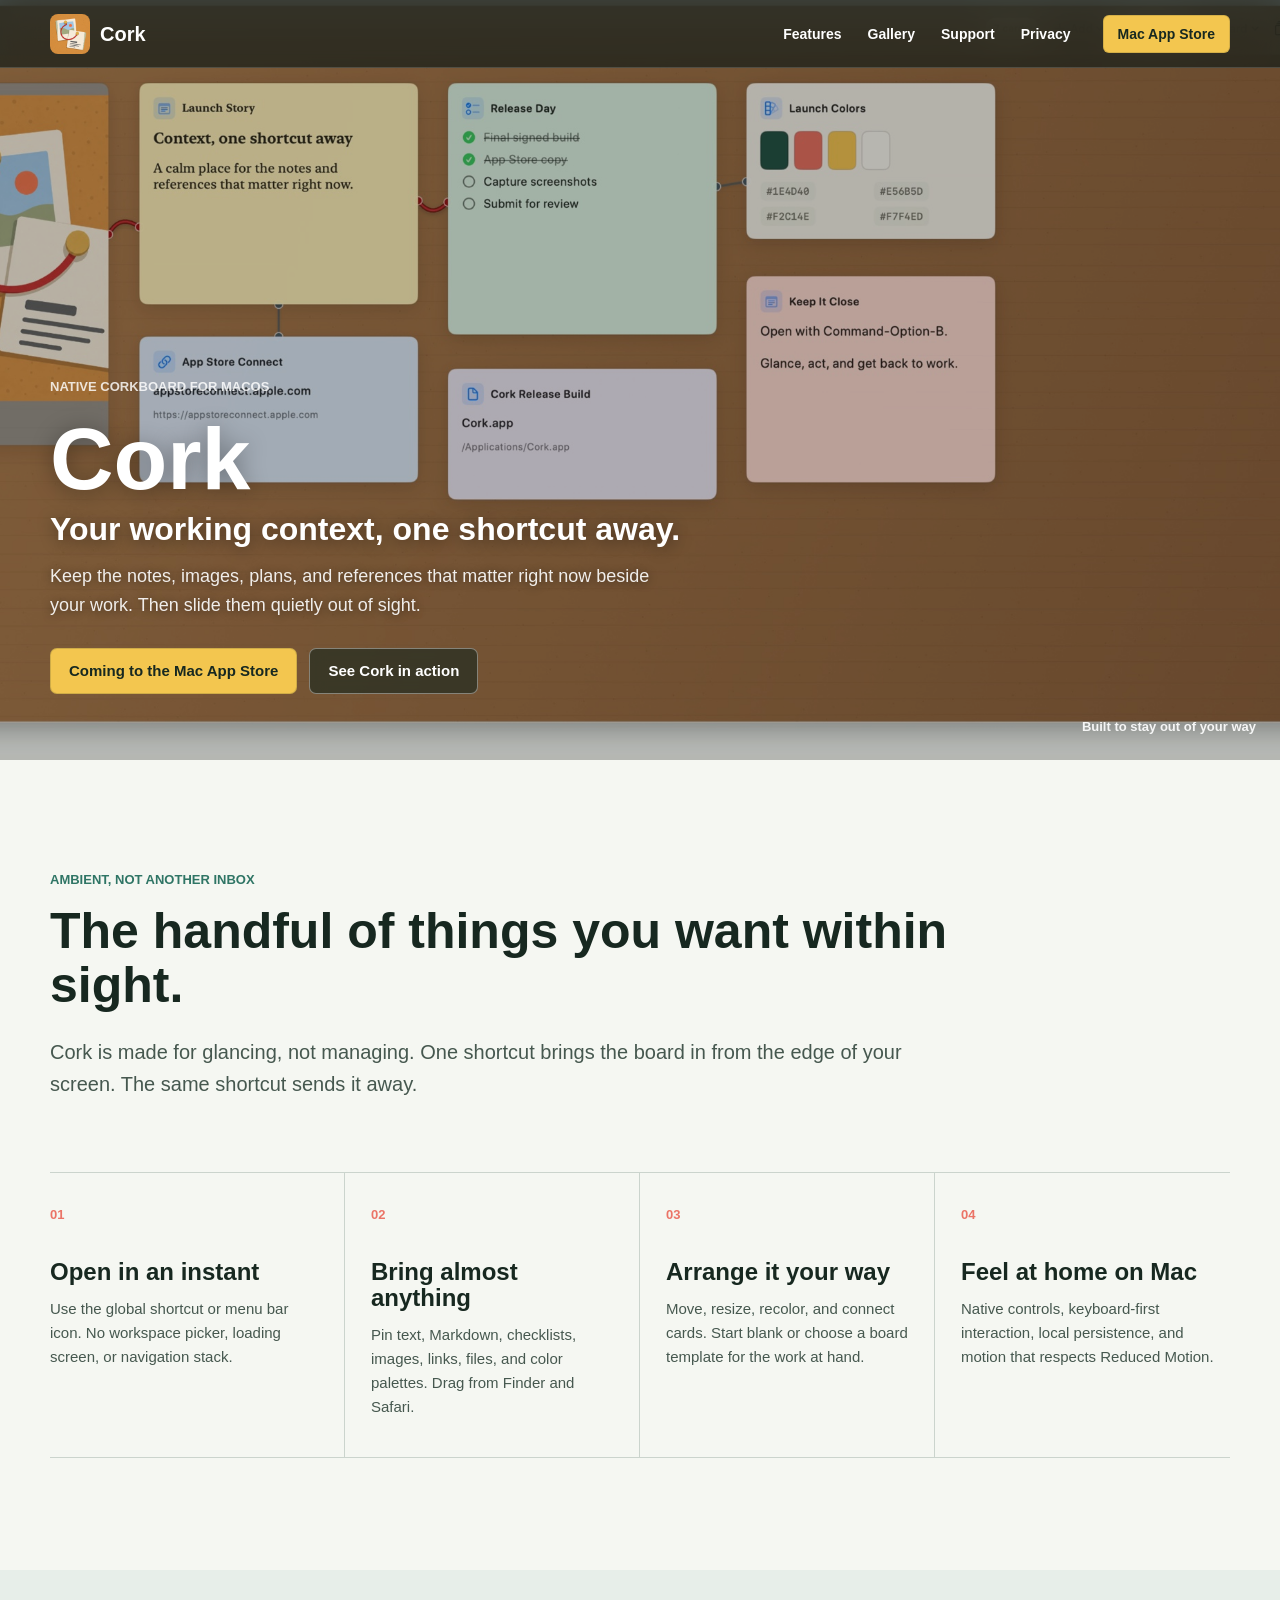
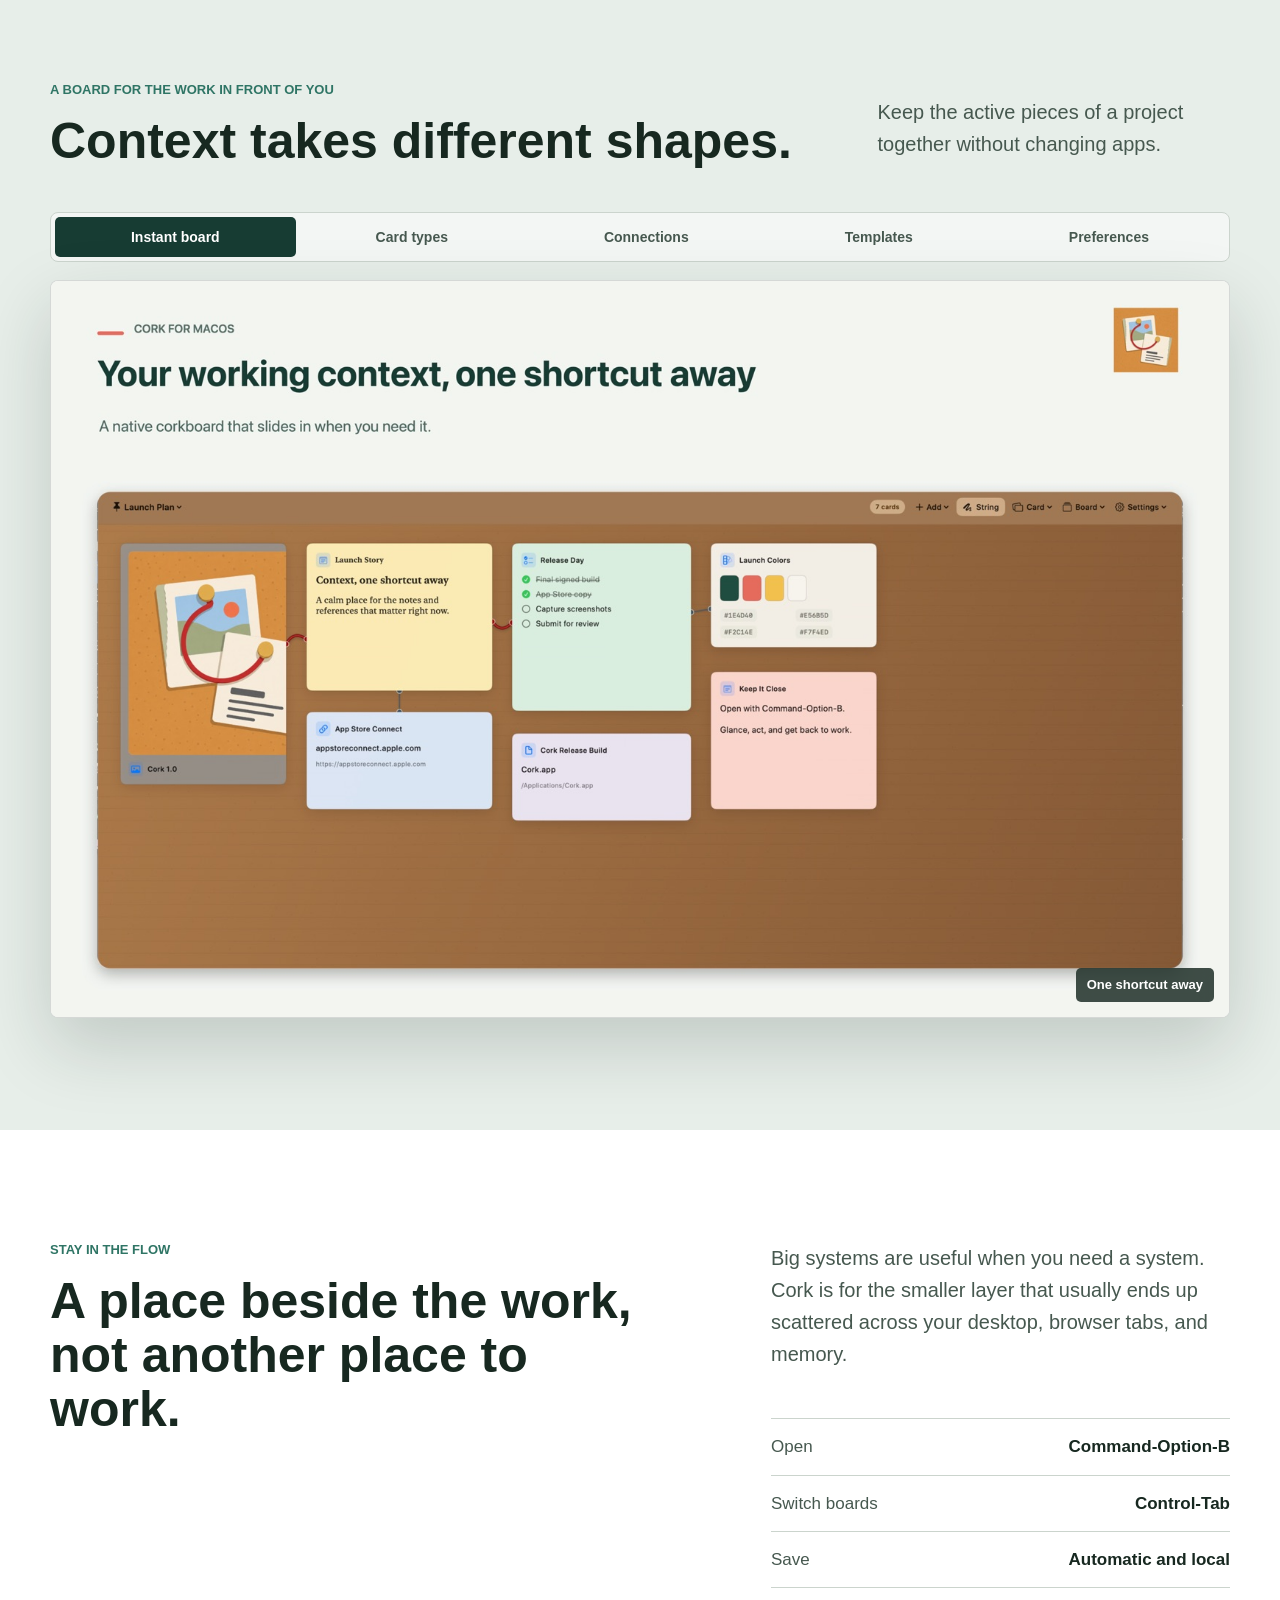
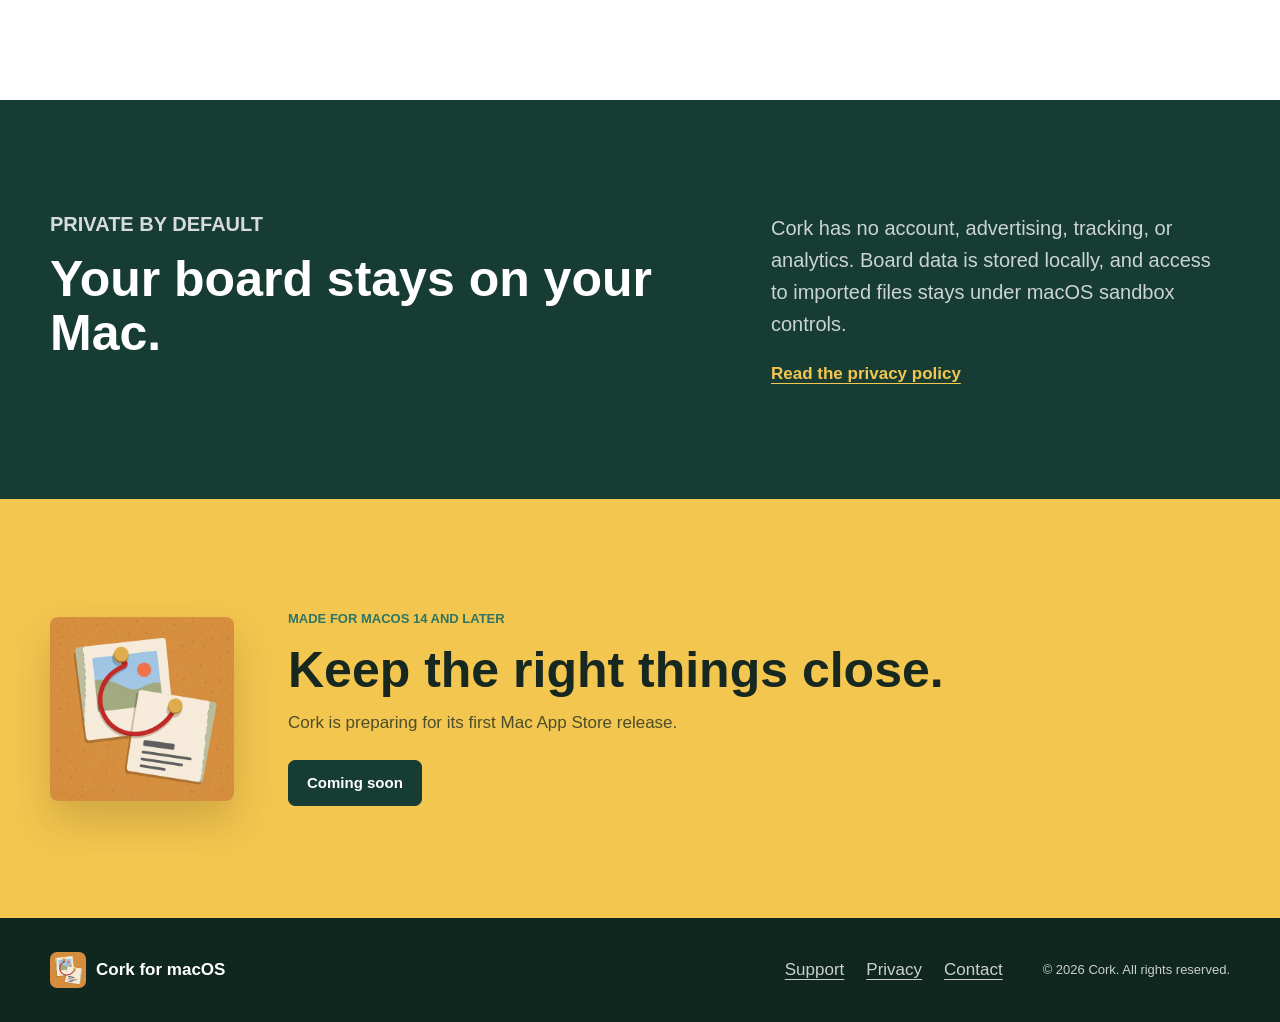
<file: Website/index.html>
<!doctype html>
<html lang="en">
<head>
  <meta charset="utf-8">
  <meta name="viewport" content="width=device-width, initial-scale=1">
  <title>Cork - Your working context, one shortcut away</title>
  <meta name="description" content="Cork is a native macOS corkboard for notes, images, checklists, links, files, and the context you want beside your work.">
  <meta name="theme-color" content="#173c33">
  <link rel="canonical" href="https://usecorkboard.app/">
  <link rel="icon" href="favicon.png" type="image/png">
  <link rel="apple-touch-icon" href="apple-touch-icon.png">
  <link rel="manifest" href="site.webmanifest">
  <meta property="og:type" content="website">
  <meta property="og:site_name" content="Cork">
  <meta property="og:title" content="Cork - Your working context, one shortcut away">
  <meta property="og:description" content="A native Mac corkboard that slides in when you need it and gets out of the way when you do not.">
  <meta property="og:url" content="https://usecorkboard.app/">
  <meta property="og:image" content="https://usecorkboard.app/assets/og-cork.jpg">
  <meta name="twitter:card" content="summary_large_image">
  <link rel="stylesheet" href="styles.css">
  <script src="site.js" defer></script>
</head>
<body>
  <a class="skip-link" href="#main">Skip to content</a>

  <header class="site-header" data-site-header>
    <div class="nav-shell">
      <a class="brand" href="./" aria-label="Cork home">
        <img src="assets/cork-icon.png" width="40" height="40" alt="">
        <span>Cork</span>
      </a>
      <nav class="site-nav" aria-label="Main navigation">
        <a href="#features">Features</a>
        <a href="#gallery">Gallery</a>
        <a href="support/">Support</a>
        <a href="privacy/">Privacy</a>
      </nav>
      <a class="mobile-nav-link" href="support/">Support</a>
      <a class="nav-action" href="#download">Mac App Store</a>
    </div>
  </header>

  <main id="main">
    <section class="hero" aria-labelledby="hero-title">
      <div class="hero-overlay" aria-hidden="true"></div>
      <div class="hero-content">
        <p class="eyebrow light">Native corkboard for macOS</p>
        <h1 id="hero-title">Cork</h1>
        <p class="hero-tagline">Your working context, one shortcut away.</p>
        <p class="hero-summary">Keep the notes, images, plans, and references that matter right now beside your work. Then slide them quietly out of sight.</p>
        <div class="hero-actions">
          <span class="button button-primary" aria-label="Cork is coming to the Mac App Store">Coming to the Mac App Store</span>
          <a class="button button-quiet" href="#gallery">See Cork in action</a>
        </div>
      </div>
      <a class="hero-next" href="#features">Built to stay out of your way</a>
    </section>

    <section class="feature-band" id="features" aria-labelledby="features-title">
      <div class="section-shell">
        <div class="section-heading wide-heading">
          <p class="eyebrow">Ambient, not another inbox</p>
          <h2 id="features-title">The handful of things you want within sight.</h2>
          <p>Cork is made for glancing, not managing. One shortcut brings the board in from the edge of your screen. The same shortcut sends it away.</p>
        </div>

        <div class="feature-list">
          <article>
            <span class="feature-number">01</span>
            <h3>Open in an instant</h3>
            <p>Use the global shortcut or menu bar icon. No workspace picker, loading screen, or navigation stack.</p>
          </article>
          <article>
            <span class="feature-number">02</span>
            <h3>Bring almost anything</h3>
            <p>Pin text, Markdown, checklists, images, links, files, and color palettes. Drag from Finder and Safari.</p>
          </article>
          <article>
            <span class="feature-number">03</span>
            <h3>Arrange it your way</h3>
            <p>Move, resize, recolor, and connect cards. Start blank or choose a board template for the work at hand.</p>
          </article>
          <article>
            <span class="feature-number">04</span>
            <h3>Feel at home on Mac</h3>
            <p>Native controls, keyboard-first interaction, local persistence, and motion that respects Reduced Motion.</p>
          </article>
        </div>
      </div>
    </section>

    <section class="gallery-band" id="gallery" aria-labelledby="gallery-title">
      <div class="section-shell">
        <div class="section-heading gallery-heading">
          <div>
            <p class="eyebrow">A board for the work in front of you</p>
            <h2 id="gallery-title">Context takes different shapes.</h2>
          </div>
          <p data-gallery-caption>Keep the active pieces of a project together without changing apps.</p>
        </div>

        <div class="gallery-tabs" role="tablist" aria-label="Cork feature gallery">
          <button type="button" role="tab" aria-selected="true" data-gallery-tab data-image="assets/screens/01-Instant-Corkboard.jpg" data-title="One shortcut away" data-caption="Keep the active pieces of a project together without changing apps." data-alt="A Cork launch board containing an image, notes, a checklist, a link, a file, and a color palette.">Instant board</button>
          <button type="button" role="tab" aria-selected="false" data-gallery-tab data-image="assets/screens/02-Everything-Nearby.jpg" data-title="Everything nearby" data-caption="Mix notes, images, checklists, files, links, and palettes on the same calm surface." data-alt="A bright Cork writing board with image, Markdown, checklist, palette, and text cards.">Card types</button>
          <button type="button" role="tab" aria-selected="false" data-gallery-tab data-image="assets/screens/03-Connect-Ideas.jpg" data-title="See the relationships" data-caption="Draw a line or a length of red string between cards when ideas belong together." data-alt="A Cork idea map with four cards joined to a central image by red strings.">Connections</button>
          <button type="button" role="tab" aria-selected="false" data-gallery-tab data-image="assets/screens/04-Board-Templates.jpg" data-title="Ready when you are" data-caption="Start from Agile, Kanban, scheduling, writing, vision board, and other built-in templates." data-alt="A weekly Cork planning board with checklist columns and a color palette.">Templates</button>
          <button type="button" role="tab" aria-selected="false" data-gallery-tab data-image="assets/screens/05-Make-It-Yours.jpg" data-title="Make it yours" data-caption="Choose the surface, opacity, card appearance, slide edge, and shortcut that fit your Mac." data-alt="Cork Preferences shown over a customized weekly planning board.">Preferences</button>
        </div>

        <figure class="gallery-stage">
          <img data-gallery-image src="assets/screens/01-Instant-Corkboard.jpg" width="1600" height="1000" alt="A Cork launch board containing an image, notes, a checklist, a link, a file, and a color palette.">
          <figcaption data-gallery-title>One shortcut away</figcaption>
        </figure>
      </div>
    </section>

    <section class="workflow-band" aria-labelledby="workflow-title">
      <div class="section-shell workflow-layout">
        <div class="section-heading">
          <p class="eyebrow">Stay in the flow</p>
          <h2 id="workflow-title">A place beside the work, not another place to work.</h2>
        </div>
        <div class="workflow-copy">
          <p>Big systems are useful when you need a system. Cork is for the smaller layer that usually ends up scattered across your desktop, browser tabs, and memory.</p>
          <dl class="workflow-facts">
            <div>
              <dt>Open</dt>
              <dd>Command-Option-B</dd>
            </div>
            <div>
              <dt>Switch boards</dt>
              <dd>Control-Tab</dd>
            </div>
            <div>
              <dt>Save</dt>
              <dd>Automatic and local</dd>
            </div>
          </dl>
        </div>
      </div>
    </section>

    <section class="privacy-band" aria-labelledby="privacy-title">
      <div class="section-shell privacy-layout">
        <div>
          <p class="eyebrow light">Private by default</p>
          <h2 id="privacy-title">Your board stays on your Mac.</h2>
        </div>
        <div>
          <p>Cork has no account, advertising, tracking, or analytics. Board data is stored locally, and access to imported files stays under macOS sandbox controls.</p>
          <a class="text-link light-link" href="privacy/">Read the privacy policy</a>
        </div>
      </div>
    </section>

    <section class="download-band" id="download" aria-labelledby="download-title">
      <div class="section-shell download-layout">
        <img src="assets/cork-icon.png" width="184" height="184" alt="Cork app icon">
        <div>
          <p class="eyebrow">Made for macOS 14 and later</p>
          <h2 id="download-title">Keep the right things close.</h2>
          <p>Cork is preparing for its first Mac App Store release.</p>
          <span class="button button-dark" aria-label="Cork is coming soon to the Mac App Store">Coming soon</span>
        </div>
      </div>
    </section>
  </main>

  <footer class="site-footer">
    <div class="footer-shell">
      <div class="footer-brand">
        <img src="assets/cork-icon.png" width="36" height="36" alt="">
        <span>Cork for macOS</span>
      </div>
      <nav aria-label="Footer navigation">
        <a href="support/">Support</a>
        <a href="privacy/">Privacy</a>
        <a href="mailto:support@usecorkboard.app">Contact</a>
      </nav>
      <p>&copy; <span data-current-year>2026</span> Cork. All rights reserved.</p>
    </div>
  </footer>
</body>
</html>
</file>
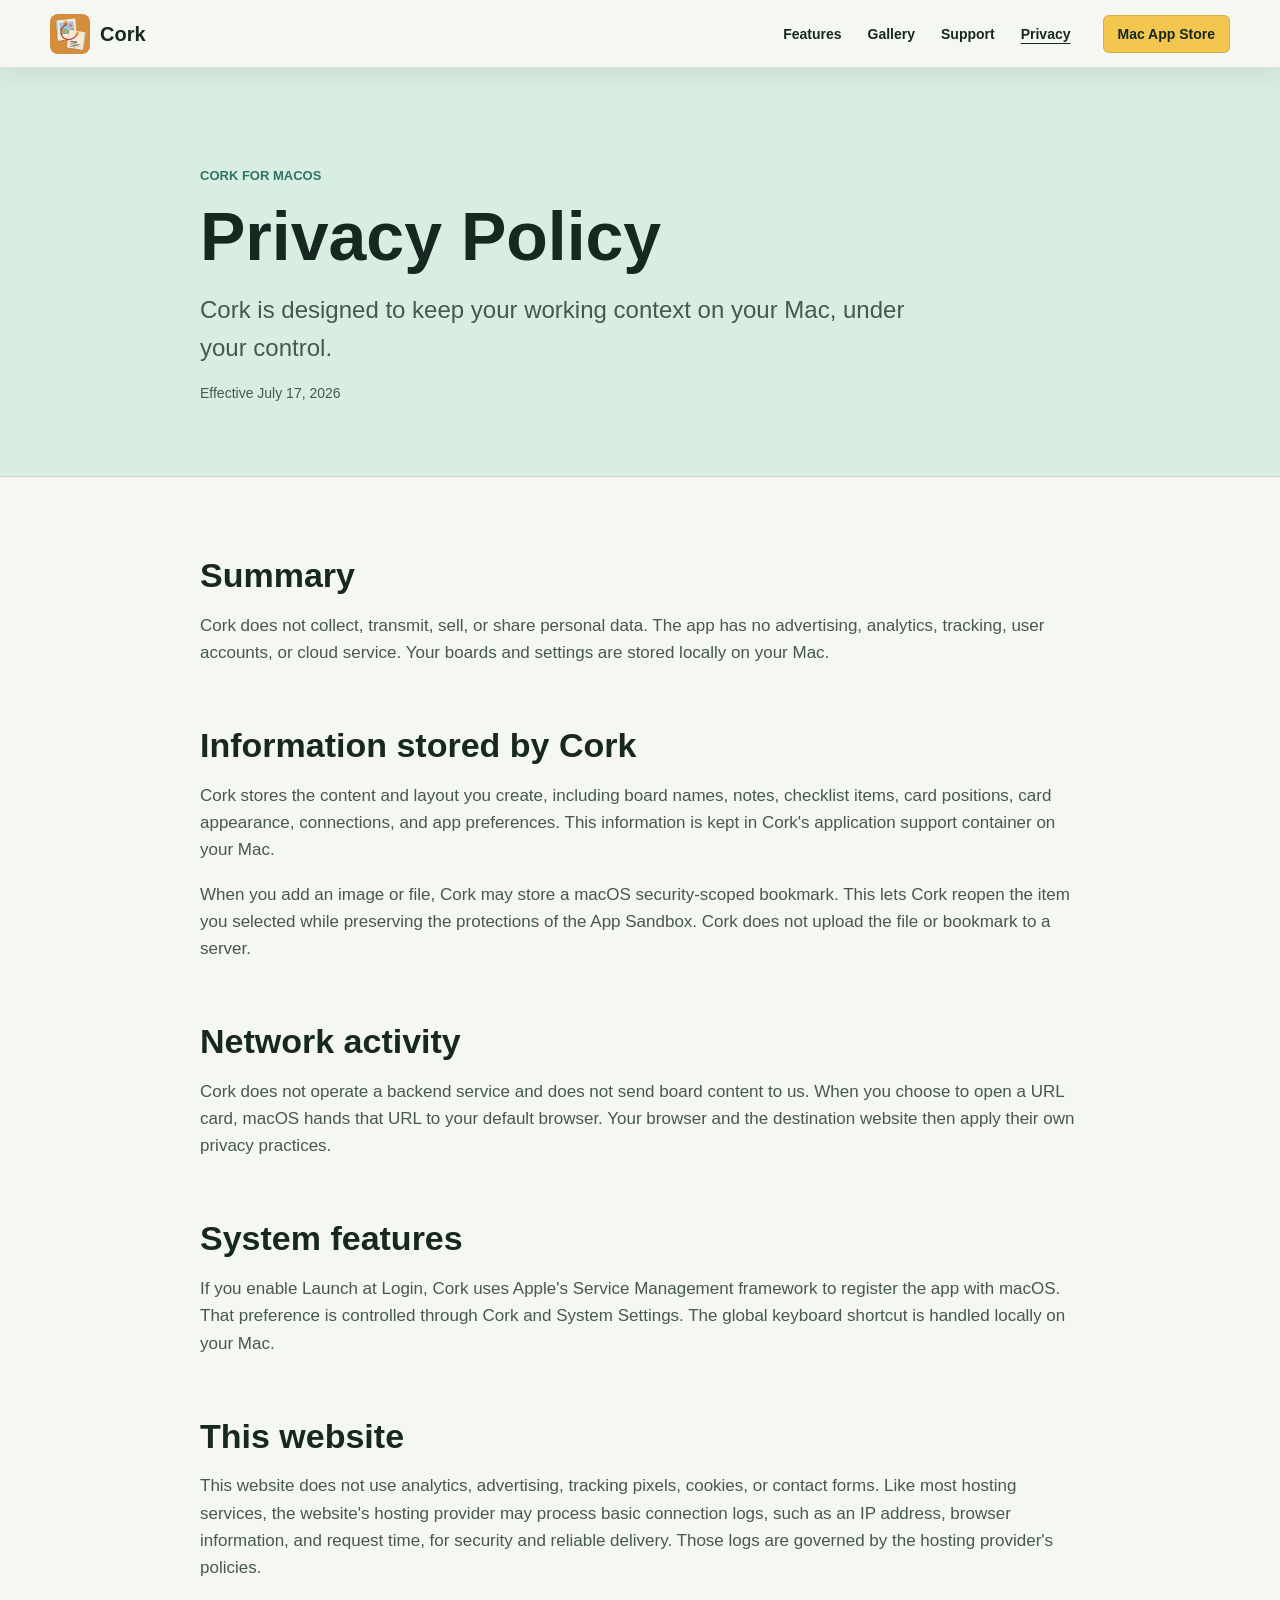
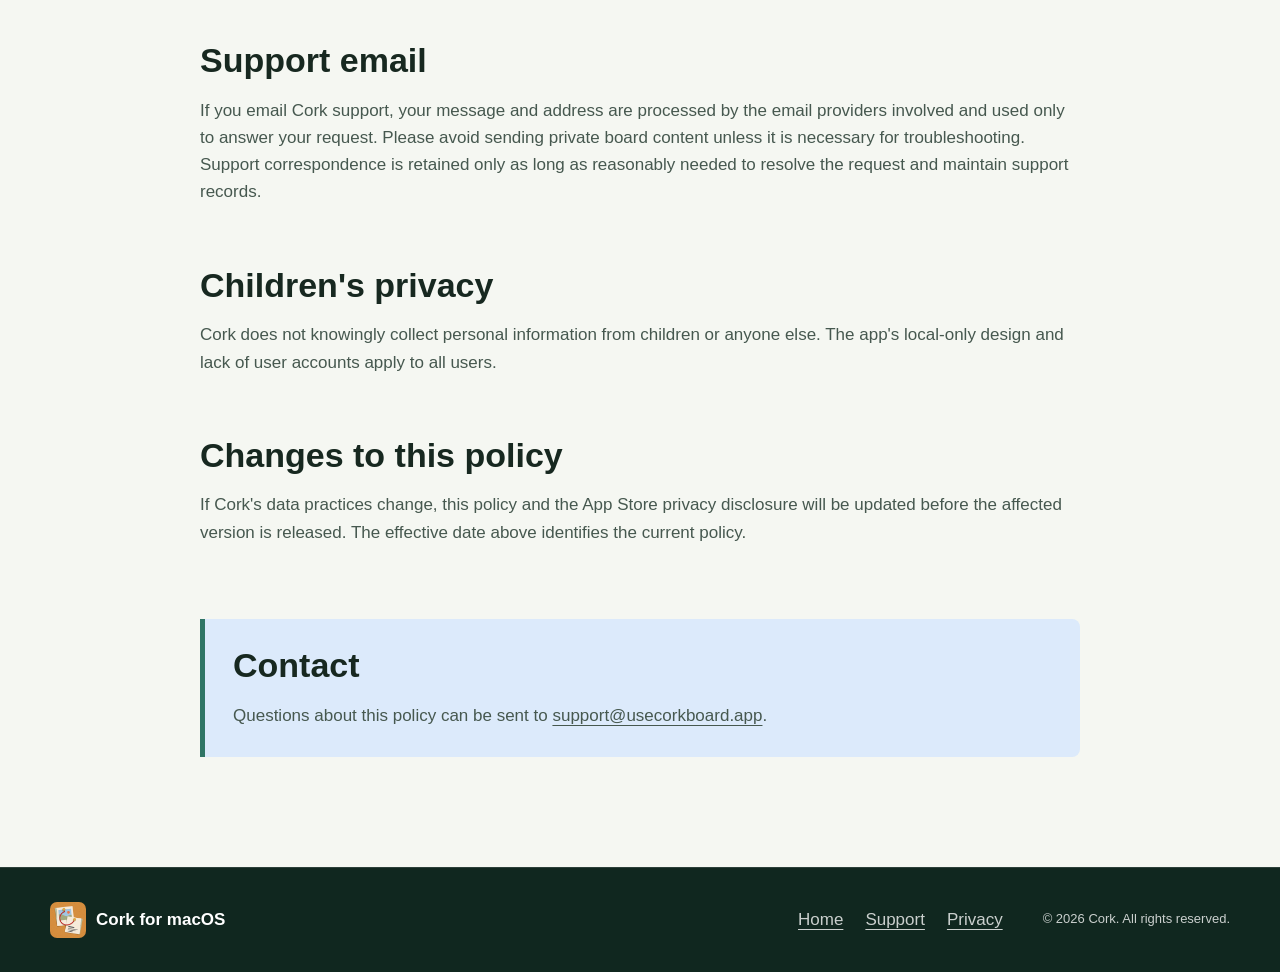
<file: Website/privacy/index.html>
<!doctype html>
<html lang="en">
<head>
  <meta charset="utf-8">
  <meta name="viewport" content="width=device-width, initial-scale=1">
  <title>Privacy Policy - Cork</title>
  <meta name="description" content="Cork's privacy policy. Cork stores board data locally and does not collect, track, or sell personal data.">
  <meta name="theme-color" content="#173c33">
  <link rel="canonical" href="https://usecorkboard.app/privacy/">
  <link rel="icon" href="../favicon.png" type="image/png">
  <link rel="apple-touch-icon" href="../apple-touch-icon.png">
  <meta property="og:type" content="website">
  <meta property="og:site_name" content="Cork">
  <meta property="og:title" content="Privacy Policy - Cork">
  <meta property="og:description" content="Cork stores board data locally and does not collect, track, or sell personal data.">
  <meta property="og:url" content="https://usecorkboard.app/privacy/">
  <meta property="og:image" content="https://usecorkboard.app/assets/og-cork.jpg">
  <link rel="stylesheet" href="../styles.css">
  <script src="../site.js" defer></script>
</head>
<body class="legal-page">
  <a class="skip-link" href="#main">Skip to content</a>
  <header class="site-header solid-header" data-site-header>
    <div class="nav-shell">
      <a class="brand" href="../" aria-label="Cork home">
        <img src="../assets/cork-icon.png" width="40" height="40" alt="">
        <span>Cork</span>
      </a>
      <nav class="site-nav" aria-label="Main navigation">
        <a href="../#features">Features</a>
        <a href="../#gallery">Gallery</a>
        <a href="../support/">Support</a>
        <a href="./" aria-current="page">Privacy</a>
      </nav>
      <a class="mobile-nav-link" href="../support/">Support</a>
      <a class="nav-action" href="../#download">Mac App Store</a>
    </div>
  </header>

  <main id="main">
    <header class="page-hero">
      <div class="legal-shell">
        <p class="eyebrow">Cork for macOS</p>
        <h1>Privacy Policy</h1>
        <p class="page-deck">Cork is designed to keep your working context on your Mac, under your control.</p>
        <p class="effective-date">Effective July 17, 2026</p>
      </div>
    </header>

    <article class="legal-content legal-shell">
      <section>
        <h2>Summary</h2>
        <p>Cork does not collect, transmit, sell, or share personal data. The app has no advertising, analytics, tracking, user accounts, or cloud service. Your boards and settings are stored locally on your Mac.</p>
      </section>

      <section>
        <h2>Information stored by Cork</h2>
        <p>Cork stores the content and layout you create, including board names, notes, checklist items, card positions, card appearance, connections, and app preferences. This information is kept in Cork's application support container on your Mac.</p>
        <p>When you add an image or file, Cork may store a macOS security-scoped bookmark. This lets Cork reopen the item you selected while preserving the protections of the App Sandbox. Cork does not upload the file or bookmark to a server.</p>
      </section>

      <section>
        <h2>Network activity</h2>
        <p>Cork does not operate a backend service and does not send board content to us. When you choose to open a URL card, macOS hands that URL to your default browser. Your browser and the destination website then apply their own privacy practices.</p>
      </section>

      <section>
        <h2>System features</h2>
        <p>If you enable Launch at Login, Cork uses Apple's Service Management framework to register the app with macOS. That preference is controlled through Cork and System Settings. The global keyboard shortcut is handled locally on your Mac.</p>
      </section>

      <section>
        <h2>This website</h2>
        <p>This website does not use analytics, advertising, tracking pixels, cookies, or contact forms. Like most hosting services, the website's hosting provider may process basic connection logs, such as an IP address, browser information, and request time, for security and reliable delivery. Those logs are governed by the hosting provider's policies.</p>
      </section>

      <section>
        <h2>Support email</h2>
        <p>If you email Cork support, your message and address are processed by the email providers involved and used only to answer your request. Please avoid sending private board content unless it is necessary for troubleshooting. Support correspondence is retained only as long as reasonably needed to resolve the request and maintain support records.</p>
      </section>

      <section>
        <h2>Children's privacy</h2>
        <p>Cork does not knowingly collect personal information from children or anyone else. The app's local-only design and lack of user accounts apply to all users.</p>
      </section>

      <section>
        <h2>Changes to this policy</h2>
        <p>If Cork's data practices change, this policy and the App Store privacy disclosure will be updated before the affected version is released. The effective date above identifies the current policy.</p>
      </section>

      <section class="contact-section">
        <h2>Contact</h2>
        <p>Questions about this policy can be sent to <a href="mailto:support@usecorkboard.app">support@usecorkboard.app</a>.</p>
      </section>
    </article>
  </main>

  <footer class="site-footer compact-footer">
    <div class="footer-shell">
      <div class="footer-brand">
        <img src="../assets/cork-icon.png" width="36" height="36" alt="">
        <span>Cork for macOS</span>
      </div>
      <nav aria-label="Footer navigation">
        <a href="../">Home</a>
        <a href="../support/">Support</a>
        <a href="./">Privacy</a>
      </nav>
      <p>&copy; <span data-current-year>2026</span> Cork. All rights reserved.</p>
    </div>
  </footer>
</body>
</html>
</file>
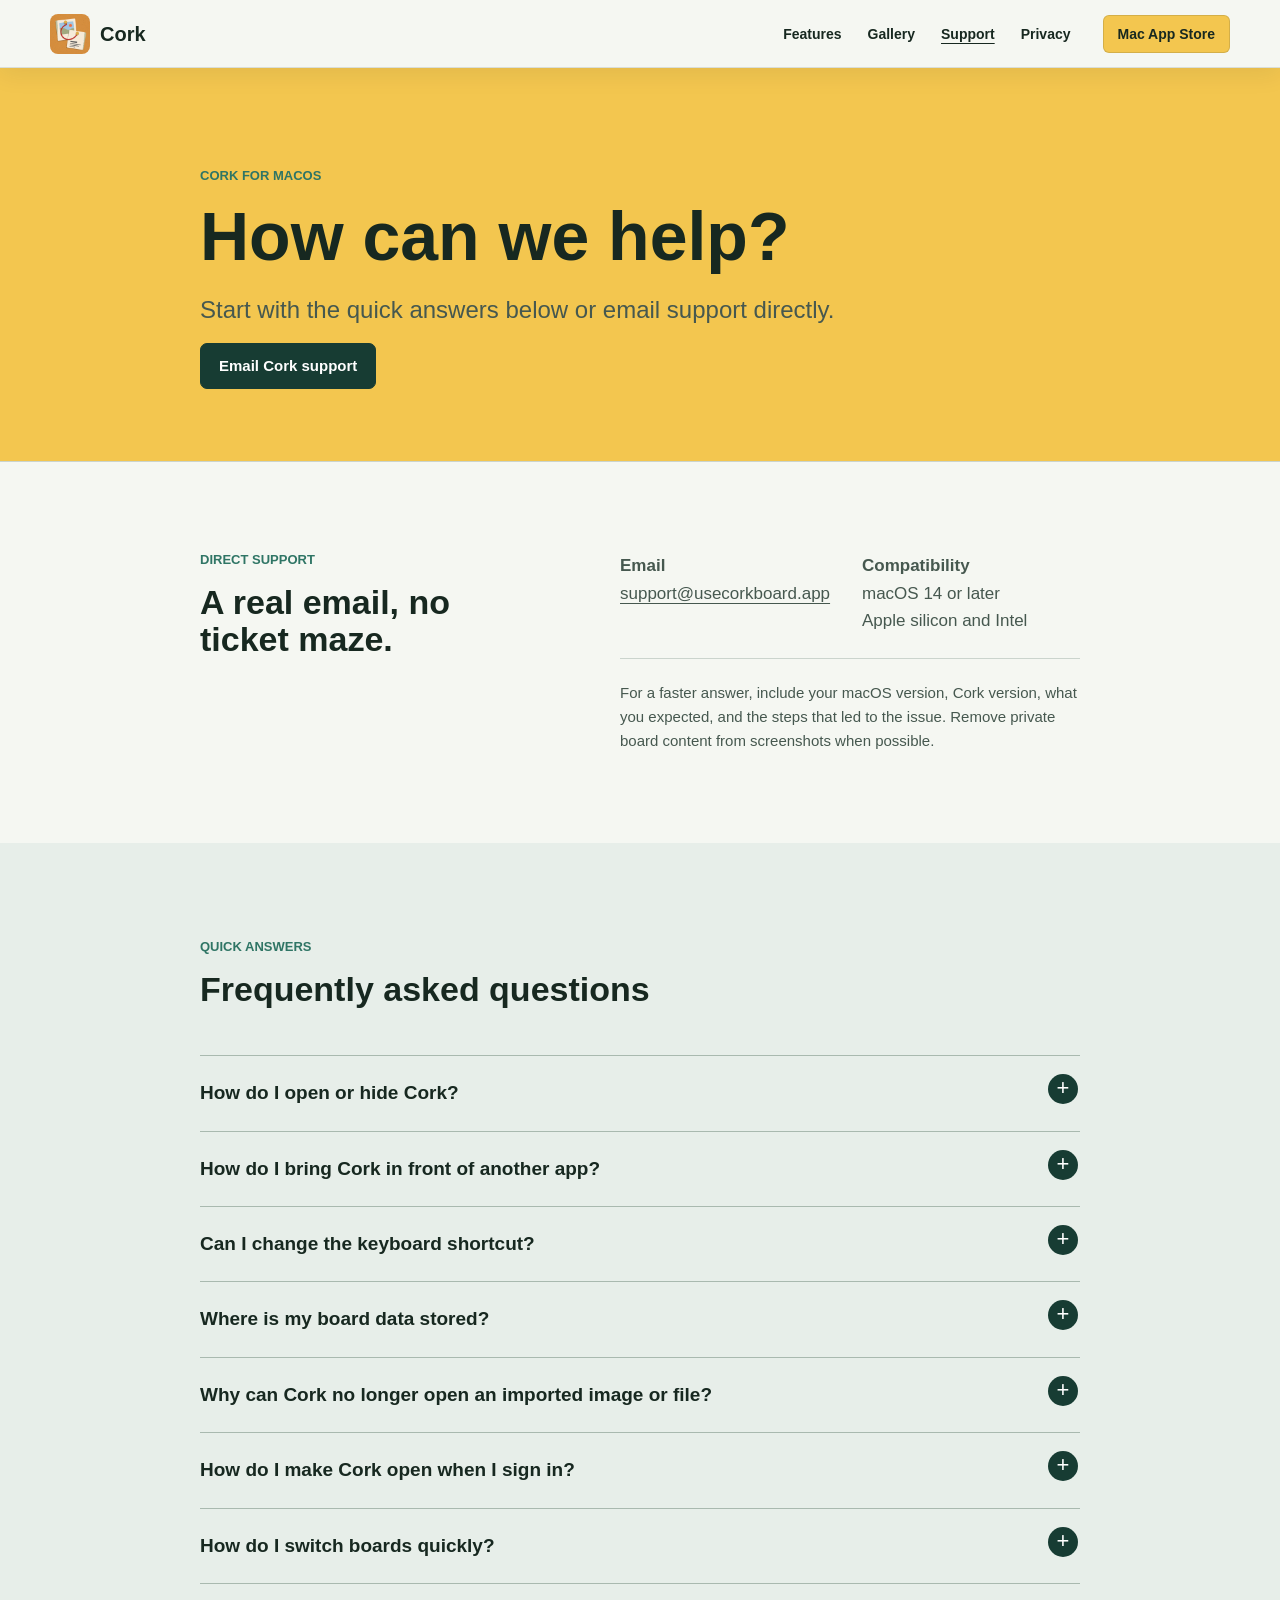
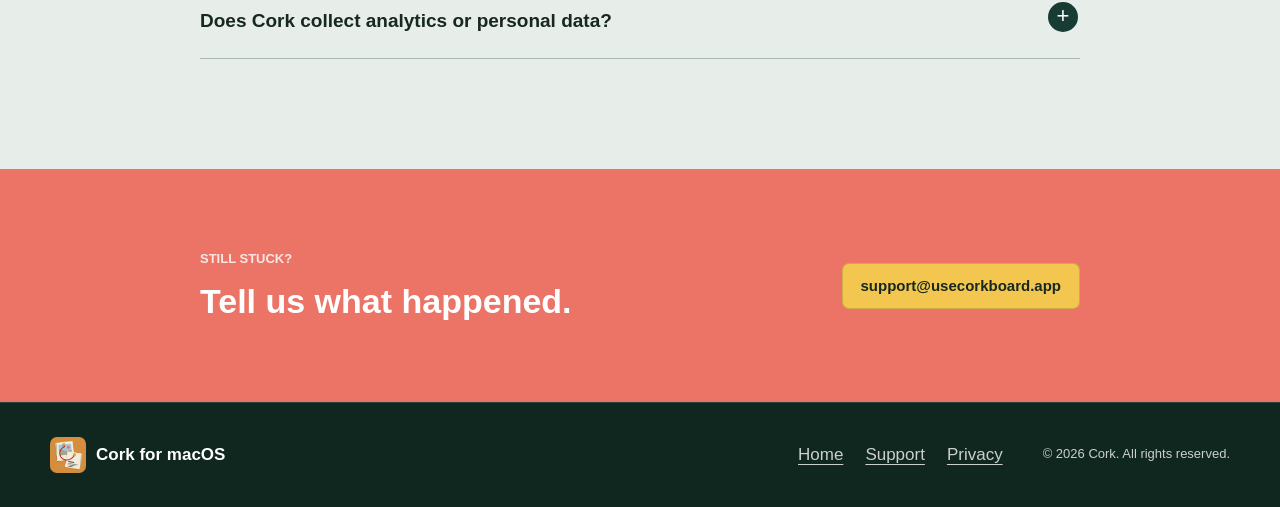
<file: Website/support/index.html>
<!doctype html>
<html lang="en">
<head>
  <meta charset="utf-8">
  <meta name="viewport" content="width=device-width, initial-scale=1">
  <title>Support - Cork</title>
  <meta name="description" content="Help, frequently asked questions, and contact information for Cork for macOS.">
  <meta name="theme-color" content="#173c33">
  <link rel="canonical" href="https://usecorkboard.app/support/">
  <link rel="icon" href="../favicon.png" type="image/png">
  <link rel="apple-touch-icon" href="../apple-touch-icon.png">
  <meta property="og:type" content="website">
  <meta property="og:site_name" content="Cork">
  <meta property="og:title" content="Support - Cork">
  <meta property="og:description" content="Help and contact information for Cork for macOS.">
  <meta property="og:url" content="https://usecorkboard.app/support/">
  <meta property="og:image" content="https://usecorkboard.app/assets/og-cork.jpg">
  <link rel="stylesheet" href="../styles.css">
  <script src="../site.js" defer></script>
</head>
<body class="support-page">
  <a class="skip-link" href="#main">Skip to content</a>
  <header class="site-header solid-header" data-site-header>
    <div class="nav-shell">
      <a class="brand" href="../" aria-label="Cork home">
        <img src="../assets/cork-icon.png" width="40" height="40" alt="">
        <span>Cork</span>
      </a>
      <nav class="site-nav" aria-label="Main navigation">
        <a href="../#features">Features</a>
        <a href="../#gallery">Gallery</a>
        <a href="./" aria-current="page">Support</a>
        <a href="../privacy/">Privacy</a>
      </nav>
      <a class="mobile-nav-link" href="../privacy/">Privacy</a>
      <a class="nav-action" href="../#download">Mac App Store</a>
    </div>
  </header>

  <main id="main">
    <header class="page-hero support-hero">
      <div class="legal-shell">
        <p class="eyebrow">Cork for macOS</p>
        <h1>How can we help?</h1>
        <p class="page-deck">Start with the quick answers below or email support directly.</p>
        <a class="button button-dark" href="mailto:support@usecorkboard.app?subject=Cork%20Support">Email Cork support</a>
      </div>
    </header>

    <section class="support-intro legal-shell" aria-labelledby="contact-title">
      <div>
        <p class="eyebrow">Direct support</p>
        <h2 id="contact-title">A real email, no ticket maze.</h2>
      </div>
      <div class="support-contact">
        <p><strong>Email</strong><br><a href="mailto:support@usecorkboard.app">support@usecorkboard.app</a></p>
        <p><strong>Compatibility</strong><br>macOS 14 or later<br>Apple silicon and Intel</p>
        <p class="support-note">For a faster answer, include your macOS version, Cork version, what you expected, and the steps that led to the issue. Remove private board content from screenshots when possible.</p>
      </div>
    </section>

    <section class="faq-band" aria-labelledby="faq-title">
      <div class="legal-shell">
        <p class="eyebrow">Quick answers</p>
        <h2 id="faq-title">Frequently asked questions</h2>

        <div class="faq-list">
          <details>
            <summary>How do I open or hide Cork?</summary>
            <div><p>Press Command-Option-B, or choose Show Cork from the Cork menu bar icon. Press the shortcut again while Cork is frontmost to hide the board.</p></div>
          </details>
          <details>
            <summary>How do I bring Cork in front of another app?</summary>
            <div><p>Use the global shortcut or choose Show Cork from the menu bar. If the board is already visible behind another window, that command brings it to the front.</p></div>
          </details>
          <details>
            <summary>Can I change the keyboard shortcut?</summary>
            <div><p>Yes. Open Settings from the board title bar or Cork menu bar menu, then choose a new Keyboard Shortcut. You can reset it to Command-Option-B at any time.</p></div>
          </details>
          <details>
            <summary>Where is my board data stored?</summary>
            <div><p>Cork saves boards and settings locally in its macOS application container. Cork does not require an account and does not upload board content to a Cork server.</p></div>
          </details>
          <details>
            <summary>Why can Cork no longer open an imported image or file?</summary>
            <div><p>Cork keeps a protected reference to the item you selected. If the original was moved, renamed, deleted, or is on a disconnected drive, replace the image or add the file again from its new location.</p></div>
          </details>
          <details>
            <summary>How do I make Cork open when I sign in?</summary>
            <div><p>Open Cork Settings and turn on Launch at Login. macOS may ask you to approve Cork under System Settings &gt; General &gt; Login Items &amp; Extensions.</p></div>
          </details>
          <details>
            <summary>How do I switch boards quickly?</summary>
            <div><p>Use the board switcher in Cork's title bar. While Cork is active, Control-Tab selects the next board and Control-Shift-Tab selects the previous board.</p></div>
          </details>
          <details>
            <summary>Does Cork collect analytics or personal data?</summary>
            <div><p>No. Cork has no tracking, advertising, analytics, account system, or cloud backend. Read the <a href="../privacy/">privacy policy</a> for the full details.</p></div>
          </details>
        </div>
      </div>
    </section>

    <section class="support-closing">
      <div class="legal-shell">
        <div>
          <p class="eyebrow light">Still stuck?</p>
          <h2>Tell us what happened.</h2>
        </div>
        <a class="button button-primary" href="mailto:support@usecorkboard.app?subject=Cork%20Support">support@usecorkboard.app</a>
      </div>
    </section>
  </main>

  <footer class="site-footer compact-footer">
    <div class="footer-shell">
      <div class="footer-brand">
        <img src="../assets/cork-icon.png" width="36" height="36" alt="">
        <span>Cork for macOS</span>
      </div>
      <nav aria-label="Footer navigation">
        <a href="../">Home</a>
        <a href="./">Support</a>
        <a href="../privacy/">Privacy</a>
      </nav>
      <p>&copy; <span data-current-year>2026</span> Cork. All rights reserved.</p>
    </div>
  </footer>
</body>
</html>
</file>
<file: Website/styles.css>
:root {
  color-scheme: light;
  --ink: #172820;
  --ink-soft: #46584f;
  --forest: #173c33;
  --forest-bright: #2f7565;
  --paper: #f5f7f2;
  --white: #ffffff;
  --cork: #9d693f;
  --coral: #eb7467;
  --yellow: #f3c64f;
  --blue: #dceafb;
  --mint: #d9eee2;
  --line: #cbd4cd;
  --shadow: rgba(23, 40, 32, 0.18);
  --max-width: 1180px;
  --header-height: 68px;
}

* {
  box-sizing: border-box;
}

html {
  scroll-behavior: smooth;
  scroll-padding-top: calc(var(--header-height) + 24px);
}

body {
  margin: 0;
  color: var(--ink);
  background: var(--paper);
  font-family: -apple-system, BlinkMacSystemFont, "SF Pro Text", "Helvetica Neue", Arial, sans-serif;
  font-size: 17px;
  line-height: 1.6;
  letter-spacing: 0;
  text-rendering: optimizeLegibility;
}

img {
  display: block;
  max-width: 100%;
}

a {
  color: inherit;
  text-underline-offset: 4px;
}

button,
a,
summary {
  -webkit-tap-highlight-color: transparent;
}

button,
.button,
.nav-action {
  font: inherit;
  letter-spacing: 0;
}

h1,
h2,
h3,
p {
  margin-top: 0;
}

h1,
h2,
h3 {
  line-height: 1.08;
  letter-spacing: 0;
}

h2 {
  margin-bottom: 24px;
  font-size: 50px;
  font-weight: 740;
}

h3 {
  margin-bottom: 12px;
  font-size: 24px;
}

.skip-link {
  position: fixed;
  z-index: 1000;
  top: 12px;
  left: 12px;
  padding: 10px 14px;
  color: var(--white);
  background: var(--forest);
  border-radius: 4px;
  transform: translateY(-160%);
}

.skip-link:focus {
  transform: translateY(0);
}

.site-header {
  position: fixed;
  z-index: 100;
  top: 0;
  right: 0;
  left: 0;
  height: var(--header-height);
  color: var(--white);
  background: rgba(22, 30, 26, 0.72);
  border-bottom: 1px solid rgba(255, 255, 255, 0.16);
  backdrop-filter: blur(18px) saturate(120%);
  transition: background-color 180ms ease, color 180ms ease, box-shadow 180ms ease;
}

.site-header.is-scrolled,
.site-header.solid-header {
  color: var(--ink);
  background: rgba(245, 247, 242, 0.94);
  border-bottom-color: rgba(23, 40, 32, 0.12);
  box-shadow: 0 6px 24px rgba(23, 40, 32, 0.08);
}

.nav-shell,
.section-shell,
.footer-shell,
.legal-shell {
  width: min(var(--max-width), calc(100% - 48px));
  margin: 0 auto;
}

.nav-shell {
  display: grid;
  grid-template-columns: auto 1fr auto;
  align-items: center;
  min-height: var(--header-height);
  gap: 32px;
}

.brand {
  display: inline-flex;
  align-items: center;
  gap: 10px;
  color: inherit;
  font-size: 20px;
  font-weight: 750;
  text-decoration: none;
}

.mobile-nav-link {
  display: none;
  font-size: 14px;
  font-weight: 700;
  text-decoration: none;
}

.brand img {
  width: 40px;
  height: 40px;
  border-radius: 8px;
}

.site-nav {
  display: flex;
  justify-content: flex-end;
  align-items: center;
  gap: 26px;
}

.site-nav a {
  color: inherit;
  font-size: 14px;
  font-weight: 620;
  text-decoration: none;
}

.site-nav a:hover,
.site-nav a[aria-current="page"] {
  text-decoration: underline;
}

.nav-action {
  display: inline-flex;
  min-height: 38px;
  align-items: center;
  padding: 7px 14px;
  color: var(--ink);
  background: var(--yellow);
  border: 1px solid rgba(23, 40, 32, 0.14);
  border-radius: 6px;
  font-size: 14px;
  font-weight: 720;
  text-decoration: none;
}

.hero {
  position: relative;
  display: flex;
  height: min(760px, calc(100svh - 94px));
  min-height: 610px;
  align-items: flex-end;
  overflow: hidden;
  color: var(--white);
  background-color: var(--cork);
  background-image: url("assets/hero.jpg");
  background-position: center top;
  background-size: cover;
}

.hero-overlay {
  position: absolute;
  inset: 0;
  background: rgba(20, 24, 20, 0.28);
}

.hero-content {
  position: relative;
  z-index: 1;
  width: min(var(--max-width), calc(100% - 48px));
  margin: 0 auto;
  padding: 0 0 66px;
}

.hero h1 {
  margin-bottom: 4px;
  font-size: 88px;
  font-weight: 790;
  text-shadow: 0 2px 22px rgba(0, 0, 0, 0.34);
}

.hero-tagline {
  max-width: 760px;
  margin-bottom: 14px;
  font-size: 32px;
  font-weight: 670;
  line-height: 1.2;
  text-shadow: 0 2px 16px rgba(0, 0, 0, 0.42);
}

.hero-summary {
  max-width: 620px;
  margin-bottom: 28px;
  color: rgba(255, 255, 255, 0.9);
  font-size: 18px;
  text-shadow: 0 1px 10px rgba(0, 0, 0, 0.46);
}

.eyebrow {
  margin-bottom: 16px;
  color: var(--forest-bright);
  font-size: 13px;
  font-weight: 760;
  line-height: 1.2;
  text-transform: uppercase;
}

.eyebrow.light {
  color: rgba(255, 255, 255, 0.82);
}

.hero-actions {
  display: flex;
  flex-wrap: wrap;
  gap: 12px;
}

.button {
  display: inline-flex;
  min-height: 46px;
  align-items: center;
  justify-content: center;
  padding: 10px 18px;
  border: 1px solid transparent;
  border-radius: 7px;
  font-size: 15px;
  font-weight: 720;
  line-height: 1.2;
  text-decoration: none;
}

.button-primary {
  color: var(--ink);
  background: var(--yellow);
  border-color: rgba(23, 40, 32, 0.16);
}

.button-quiet {
  color: var(--white);
  background: rgba(23, 40, 32, 0.62);
  border-color: rgba(255, 255, 255, 0.38);
  backdrop-filter: blur(8px);
}

.button-dark {
  color: var(--white);
  background: var(--forest);
  border-color: var(--forest);
}

a.button:hover,
.nav-action:hover {
  filter: brightness(1.05);
  transform: translateY(-1px);
}

.hero-next {
  position: absolute;
  z-index: 1;
  right: 24px;
  bottom: 22px;
  color: rgba(255, 255, 255, 0.9);
  font-size: 13px;
  font-weight: 650;
  text-decoration: none;
}

.feature-band,
.gallery-band,
.workflow-band,
.privacy-band,
.download-band {
  padding: 112px 0;
}

.feature-band {
  background: var(--paper);
}

.section-heading {
  max-width: 680px;
}

.section-heading > p:last-child {
  color: var(--ink-soft);
  font-size: 20px;
}

.wide-heading {
  max-width: 920px;
  margin-bottom: 72px;
}

.feature-list {
  display: grid;
  grid-template-columns: repeat(4, minmax(0, 1fr));
  border-top: 1px solid var(--line);
  border-bottom: 1px solid var(--line);
}

.feature-list article {
  min-width: 0;
  padding: 32px 26px 38px;
  border-right: 1px solid var(--line);
}

.feature-list article:first-child {
  padding-left: 0;
}

.feature-list article:last-child {
  padding-right: 0;
  border-right: 0;
}

.feature-list p {
  margin-bottom: 0;
  color: var(--ink-soft);
  font-size: 15px;
}

.feature-number {
  display: block;
  margin-bottom: 34px;
  color: var(--coral);
  font-size: 13px;
  font-weight: 760;
}

.gallery-band {
  background: #e7eee9;
}

.gallery-heading {
  display: grid;
  grid-template-columns: minmax(0, 1.5fr) minmax(250px, 0.7fr);
  max-width: none;
  align-items: end;
  gap: 72px;
  margin-bottom: 44px;
}

.gallery-heading h2 {
  margin-bottom: 0;
}

.gallery-heading > p {
  margin-bottom: 8px;
  color: var(--ink-soft);
}

.gallery-tabs {
  display: flex;
  max-width: 100%;
  gap: 4px;
  margin-bottom: 18px;
  padding: 4px;
  overflow-x: auto;
  border: 1px solid var(--line);
  border-radius: 8px;
  background: rgba(255, 255, 255, 0.52);
  scrollbar-width: thin;
}

.gallery-tabs button {
  min-width: max-content;
  flex: 1 0 auto;
  padding: 9px 13px;
  color: var(--ink-soft);
  background: transparent;
  border: 0;
  border-radius: 5px;
  cursor: pointer;
  font-size: 14px;
  font-weight: 650;
}

.gallery-tabs button[aria-selected="true"] {
  color: var(--white);
  background: var(--forest);
}

.gallery-tabs button:focus-visible,
.button:focus-visible,
.nav-action:focus-visible,
.site-nav a:focus-visible,
.brand:focus-visible,
.text-link:focus-visible {
  outline: 3px solid var(--coral);
  outline-offset: 3px;
}

.gallery-stage {
  position: relative;
  margin: 0;
}

.gallery-stage img {
  width: 100%;
  height: auto;
  background: var(--white);
  border: 1px solid rgba(23, 40, 32, 0.18);
  border-radius: 8px;
  box-shadow: 0 28px 70px var(--shadow);
  transition: opacity 140ms ease;
}

.gallery-stage img.is-changing {
  opacity: 0.2;
}

.gallery-stage figcaption {
  position: absolute;
  right: 16px;
  bottom: 16px;
  padding: 7px 11px;
  color: var(--white);
  background: rgba(23, 40, 32, 0.82);
  border-radius: 5px;
  font-size: 13px;
  font-weight: 690;
  backdrop-filter: blur(8px);
}

.workflow-band {
  background: var(--white);
}

.workflow-layout,
.privacy-layout {
  display: grid;
  grid-template-columns: minmax(0, 1.15fr) minmax(320px, 0.85fr);
  align-items: start;
  gap: 100px;
}

.workflow-copy > p {
  color: var(--ink-soft);
  font-size: 20px;
}

.workflow-facts {
  margin: 48px 0 0;
  border-top: 1px solid var(--line);
}

.workflow-facts div {
  display: grid;
  grid-template-columns: 1fr auto;
  gap: 16px;
  padding: 14px 0;
  border-bottom: 1px solid var(--line);
}

.workflow-facts dt {
  color: var(--ink-soft);
}

.workflow-facts dd {
  margin: 0;
  font-weight: 700;
}

.privacy-band {
  color: var(--white);
  background: var(--forest);
}

.privacy-band h2 {
  margin-bottom: 0;
}

.privacy-band p {
  color: rgba(255, 255, 255, 0.78);
  font-size: 20px;
}

.text-link {
  font-weight: 700;
}

.light-link {
  color: var(--yellow);
}

.download-band {
  background: var(--yellow);
}

.download-layout {
  display: grid;
  grid-template-columns: 184px minmax(0, 1fr);
  align-items: center;
  gap: 54px;
}

.download-layout img {
  width: 184px;
  height: 184px;
  border-radius: 8px;
  box-shadow: 0 20px 40px rgba(72, 49, 18, 0.2);
}

.download-layout h2 {
  margin-bottom: 12px;
}

.download-layout p:not(.eyebrow) {
  margin-bottom: 24px;
  color: rgba(23, 40, 32, 0.76);
}

.site-footer {
  padding: 34px 0;
  color: rgba(255, 255, 255, 0.78);
  background: #10271f;
}

.footer-shell {
  display: grid;
  grid-template-columns: 1fr auto auto;
  align-items: center;
  gap: 40px;
}

.footer-brand {
  display: flex;
  align-items: center;
  gap: 10px;
  color: var(--white);
  font-weight: 700;
}

.footer-brand img {
  width: 36px;
  height: 36px;
  border-radius: 7px;
}

.site-footer nav {
  display: flex;
  gap: 22px;
}

.site-footer a {
  color: inherit;
}

.site-footer p {
  margin-bottom: 0;
  font-size: 13px;
}

.legal-page,
.support-page {
  padding-top: var(--header-height);
}

.page-hero {
  padding: 100px 0 72px;
  background: var(--mint);
  border-bottom: 1px solid var(--line);
}

.support-hero {
  background: var(--yellow);
}

.page-hero h1 {
  max-width: 850px;
  margin-bottom: 18px;
  font-size: 68px;
  font-weight: 780;
}

.page-deck {
  max-width: 720px;
  margin-bottom: 14px;
  color: var(--ink-soft);
  font-size: 24px;
}

.effective-date {
  margin-bottom: 0;
  color: var(--ink-soft);
  font-size: 14px;
}

.legal-shell {
  max-width: 880px;
}

.legal-content {
  padding-top: 80px;
  padding-bottom: 110px;
}

.legal-content section {
  padding: 0 0 44px;
}

.legal-content h2,
.support-intro h2,
.faq-band h2,
.support-closing h2 {
  margin-bottom: 18px;
  font-size: 34px;
}

.legal-content p {
  color: var(--ink-soft);
}

.legal-content .contact-section {
  margin-top: 12px;
  padding: 28px;
  background: var(--blue);
  border-left: 5px solid var(--forest-bright);
  border-radius: 0 8px 8px 0;
}

.legal-content .contact-section p {
  margin-bottom: 0;
}

.compact-footer {
  border-top: 1px solid rgba(255, 255, 255, 0.12);
}

.support-intro {
  display: grid;
  grid-template-columns: minmax(0, 0.85fr) minmax(360px, 1.15fr);
  gap: 80px;
  padding-top: 90px;
  padding-bottom: 90px;
}

.support-contact {
  display: grid;
  grid-template-columns: 1fr 1fr;
  gap: 24px;
}

.support-contact p {
  margin-bottom: 0;
  color: var(--ink-soft);
}

.support-note {
  grid-column: 1 / -1;
  padding-top: 22px;
  border-top: 1px solid var(--line);
  font-size: 15px;
}

.faq-band {
  padding: 96px 0 110px;
  background: #e7eee9;
}

.faq-list {
  margin-top: 48px;
  border-top: 1px solid #a9b9af;
}

.faq-list details {
  border-bottom: 1px solid #a9b9af;
}

.faq-list summary {
  position: relative;
  padding: 22px 48px 22px 0;
  cursor: pointer;
  font-size: 19px;
  font-weight: 700;
  list-style: none;
}

.faq-list summary::-webkit-details-marker {
  display: none;
}

.faq-list summary::after {
  position: absolute;
  top: 18px;
  right: 2px;
  width: 30px;
  height: 30px;
  content: "+";
  color: var(--white);
  background: var(--forest);
  border-radius: 50%;
  font-size: 22px;
  font-weight: 400;
  line-height: 28px;
  text-align: center;
}

.faq-list details[open] summary::after {
  content: "-";
}

.faq-list details div {
  max-width: 720px;
  padding: 0 48px 22px 0;
  color: var(--ink-soft);
}

.faq-list details p {
  margin-bottom: 0;
}

.support-closing {
  padding: 82px 0;
  color: var(--white);
  background: var(--coral);
}

.support-closing .legal-shell {
  display: flex;
  align-items: center;
  justify-content: space-between;
  gap: 48px;
}

.support-closing h2 {
  margin-bottom: 0;
}

@media (max-width: 900px) {
  h2 {
    font-size: 42px;
  }

  .site-nav {
    gap: 16px;
  }

  .site-nav a:nth-child(-n + 2) {
    display: none;
  }

  .feature-list {
    grid-template-columns: repeat(2, minmax(0, 1fr));
  }

  .feature-list article:nth-child(2) {
    border-right: 0;
  }

  .feature-list article:nth-child(-n + 2) {
    border-bottom: 1px solid var(--line);
  }

  .feature-list article:nth-child(3) {
    padding-left: 0;
  }

  .gallery-heading,
  .workflow-layout,
  .privacy-layout {
    grid-template-columns: 1fr;
    gap: 28px;
  }

  .gallery-heading > p {
    max-width: 660px;
  }

  .support-intro {
    grid-template-columns: 1fr;
    gap: 34px;
  }
}

@media (max-width: 640px) {
  :root {
    --header-height: 62px;
  }

  body {
    font-size: 16px;
  }

  h2 {
    font-size: 34px;
  }

  .nav-shell,
  .section-shell,
  .footer-shell,
  .legal-shell,
  .hero-content {
    width: min(100% - 32px, var(--max-width));
  }

  .nav-shell {
    grid-template-columns: 1fr auto;
    gap: 14px;
  }

  .brand span {
    font-size: 18px;
  }

  .brand img {
    width: 36px;
    height: 36px;
  }

  .site-nav {
    display: none;
  }

  .nav-action {
    display: none;
  }

  .mobile-nav-link {
    display: inline-flex;
    align-items: center;
    justify-content: flex-end;
  }

  .hero {
    height: calc(100svh - 90px);
    min-height: 570px;
    background-position: 45% top;
  }

  .hero-overlay {
    background: rgba(20, 24, 20, 0.42);
  }

  .hero-content {
    padding-bottom: 48px;
  }

  .hero h1 {
    font-size: 58px;
  }

  .hero-tagline {
    font-size: 25px;
  }

  .hero-summary {
    font-size: 16px;
  }

  .hero-actions {
    align-items: stretch;
    flex-direction: column;
  }

  .hero-actions .button {
    width: 100%;
  }

  .hero-next {
    display: none;
  }

  .feature-band,
  .gallery-band,
  .workflow-band,
  .privacy-band,
  .download-band {
    padding: 78px 0;
  }

  .wide-heading {
    margin-bottom: 48px;
  }

  .section-heading > p:last-child,
  .workflow-copy > p,
  .privacy-band p {
    font-size: 17px;
  }

  .feature-list {
    grid-template-columns: 1fr;
  }

  .feature-list article,
  .feature-list article:first-child,
  .feature-list article:nth-child(3),
  .feature-list article:last-child {
    padding: 26px 0 30px;
    border-right: 0;
    border-bottom: 1px solid var(--line);
  }

  .feature-list article:last-child {
    border-bottom: 0;
  }

  .feature-number {
    margin-bottom: 18px;
  }

  .gallery-heading {
    margin-bottom: 28px;
  }

  .gallery-stage figcaption {
    right: 8px;
    bottom: 8px;
  }

  .workflow-facts div {
    grid-template-columns: 1fr;
    gap: 0;
  }

  .download-layout {
    grid-template-columns: 92px 1fr;
    align-items: start;
    gap: 22px;
  }

  .download-layout img {
    width: 92px;
    height: 92px;
  }

  .download-layout .button {
    grid-column: 1 / -1;
  }

  .footer-shell {
    grid-template-columns: 1fr;
    gap: 20px;
  }

  .site-footer nav {
    flex-wrap: wrap;
  }

  .page-hero {
    padding: 72px 0 56px;
  }

  .page-hero h1 {
    font-size: 46px;
  }

  .page-deck {
    font-size: 20px;
  }

  .legal-content {
    padding-top: 60px;
    padding-bottom: 80px;
  }

  .legal-content h2,
  .support-intro h2,
  .faq-band h2,
  .support-closing h2 {
    font-size: 29px;
  }

  .legal-content .contact-section {
    padding: 22px;
  }

  .support-intro {
    padding-top: 66px;
    padding-bottom: 66px;
  }

  .support-contact {
    grid-template-columns: 1fr;
  }

  .support-note {
    grid-column: auto;
  }

  .faq-band {
    padding: 72px 0 82px;
  }

  .faq-list summary {
    font-size: 17px;
  }

  .support-closing .legal-shell {
    align-items: stretch;
    flex-direction: column;
    gap: 28px;
  }
}

@media (prefers-reduced-motion: reduce) {
  html {
    scroll-behavior: auto;
  }

  *,
  *::before,
  *::after {
    scroll-behavior: auto !important;
    transition-duration: 0.001ms !important;
    animation-duration: 0.001ms !important;
    animation-iteration-count: 1 !important;
  }
}
</file>
